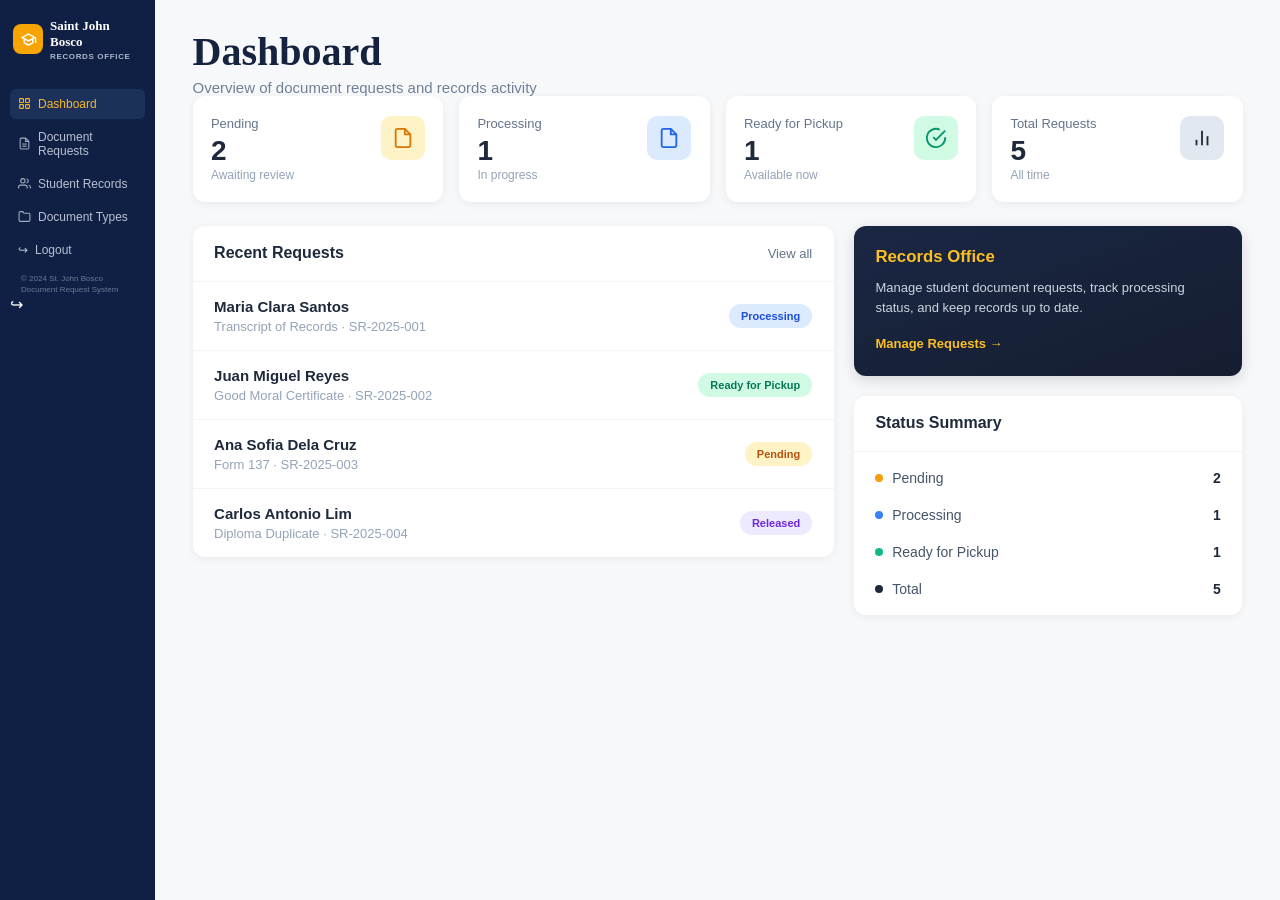
<file: dashboard.html>
<!DOCTYPE html>
<html lang="en">
<head>
  <meta charset="UTF-8">
  <meta name="viewport" content="width=device-width, initial-scale=1.0">
  <title>Dashboard — Saint John Bosco</title>
  <link rel="stylesheet" href="dashboard.css">
</head>
<body class="dashboard-body">
  <aside class="sidebar">
    <a href="dashboard.html" class="sidebar-brand" aria-label="Saint John Bosco home">
      <span class="sidebar-brand__icon">
        <svg viewBox="0 0 24 24" fill="currentColor" aria-hidden="true">
          <path d="M12 3L1 9l4 2.18v6L12 21l7-3.82v-6l2-1.09V17h2V9L12 3zm6.82 6L12 12.72 5.18 9 12 5.28 18.82 9zM17 15.99l-5 2.73-5-2.73v-3.36L12 15l5-2.37v3.36z"/>
        </svg>
      </span>
      <span>
        <span class="sidebar-brand__title">Saint John Bosco</span>
        <span class="sidebar-brand__subtitle">RECORDS OFFICE</span>
      </span>
    </a>

    <nav aria-label="Main navigation">
      <ul class="sidebar-nav">
        <li>
          <a class="sidebar-nav__link sidebar-nav__link--active" href="dashboard.html">
            <svg viewBox="0 0 24 24" fill="none" stroke="currentColor" stroke-width="2" aria-hidden="true">
              <rect x="3" y="3" width="7" height="7" rx="1"/><rect x="14" y="3" width="7" height="7" rx="1"/>
              <rect x="3" y="14" width="7" height="7" rx="1"/><rect x="14" y="14" width="7" height="7" rx="1"/>
            </svg>
            Dashboard
          </a>
        </li>
        <li>
          <a class="sidebar-nav__link" href="document-request.html">
            <svg viewBox="0 0 24 24" fill="none" stroke="currentColor" stroke-width="2" aria-hidden="true">
              <path d="M14 2H6a2 2 0 0 0-2 2v16a2 2 0 0 0 2 2h12a2 2 0 0 0 2-2V8z"/>
              <polyline points="14 2 14 8 20 8"/><line x1="16" y1="13" x2="8" y2="13"/><line x1="16" y1="17" x2="8" y2="17"/>
            </svg>
            Document Requests
          </a>
        </li>
        <li>
          <a class="sidebar-nav__link" href="student-records.html">
            <svg viewBox="0 0 24 24" fill="none" stroke="currentColor" stroke-width="2" aria-hidden="true">
              <path d="M17 21v-2a4 4 0 0 0-4-4H5a4 4 0 0 0-4 4v2"/><circle cx="9" cy="7" r="4"/>
              <path d="M23 21v-2a4 4 0 0 0-3-3.87"/><path d="M16 3.13a4 4 0 0 1 0 7.75"/>
            </svg>
            Student Records
          </a>
        </li>
        <li>
          <a class="sidebar-nav__link" href="document-types.html">
            <svg viewBox="0 0 24 24" fill="none" stroke="currentColor" stroke-width="2" aria-hidden="true">
              <path d="M22 19a2 2 0 0 1-2 2H4a2 2 0 0 1-2-2V5a2 2 0 0 1 2-2h5l2 3h9a2 2 0 0 1 2 2z"/>
            </svg>
            Document Types
          </a>
        </li>
        <li>
          <a class="sidebar-nav__link" href="logout.php">
            <span>↪</span>
            Logout
          </a>
        </li>
      </ul>
    </nav>

    <p class="sidebar-footer">© 2024 St. John Bosco Document Request System</p>
      <span>↪</span>
     
    </a>
  </aside>

  <div class="dashboard-shell">
    <main class="dashboard-main">
      <div class="dashboard-main__inner">
        <h1 class="dashboard-main__heading">Dashboard</h1>
        <p class="dashboard-main__lead">Overview of document requests and records activity</p>

        <div class="stat-cards">
          <article class="stat-card">
            <div>
              <p class="stat-card__label">Pending</p>
              <p class="stat-card__value">2</p>
              <p class="stat-card__hint">Awaiting review</p>
            </div>
            <span class="stat-card__icon stat-card__icon--pending" aria-hidden="true">
              <svg viewBox="0 0 24 24" fill="none" stroke="currentColor" stroke-width="2">
                <path d="M14 2H6a2 2 0 0 0-2 2v16a2 2 0 0 0 2 2h12a2 2 0 0 0 2-2V8z"/><polyline points="14 2 14 8 20 8"/>
              </svg>
            </span>
          </article>
          <article class="stat-card">
            <div>
              <p class="stat-card__label">Processing</p>
              <p class="stat-card__value">1</p>
              <p class="stat-card__hint">In progress</p>
            </div>
            <span class="stat-card__icon stat-card__icon--processing" aria-hidden="true">
              <svg viewBox="0 0 24 24" fill="none" stroke="currentColor" stroke-width="2">
                <path d="M14 2H6a2 2 0 0 0-2 2v16a2 2 0 0 0 2 2h12a2 2 0 0 0 2-2V8z"/><polyline points="14 2 14 8 20 8"/>
              </svg>
            </span>
          </article>
          <article class="stat-card">
            <div>
              <p class="stat-card__label">Ready for Pickup</p>
              <p class="stat-card__value">1</p>
              <p class="stat-card__hint">Available now</p>
            </div>
            <span class="stat-card__icon stat-card__icon--ready" aria-hidden="true">
              <svg viewBox="0 0 24 24" fill="none" stroke="currentColor" stroke-width="2">
                <path d="M22 11.08V12a10 10 0 1 1-5.93-9.14"/><polyline points="22 4 12 14.01 9 11.01"/>
              </svg>
            </span>
          </article>
          <article class="stat-card">
            <div>
              <p class="stat-card__label">Total Requests</p>
              <p class="stat-card__value">5</p>
              <p class="stat-card__hint">All time</p>
            </div>
            <span class="stat-card__icon stat-card__icon--total" aria-hidden="true">
              <svg viewBox="0 0 24 24" fill="none" stroke="currentColor" stroke-width="2">
                <line x1="18" y1="20" x2="18" y2="10"/><line x1="12" y1="20" x2="12" y2="4"/><line x1="6" y1="20" x2="6" y2="14"/>
              </svg>
            </span>
          </article>
        </div>

        <div class="dashboard-grid">
          <section class="card" aria-labelledby="recent-heading">
            <div class="card__header">
              <h2 id="recent-heading" class="card__title">Recent Requests</h2>
              <a class="card__link" href="document-request.html">View all</a>
            </div>
            <ul class="request-list">
              <li class="request-list__item">
                <div>
                  <p class="request-list__name">Maria Clara Santos</p>
                  <p class="request-list__meta">Transcript of Records · SR-2025-001</p>
                </div>
                <span class="badge badge--processing">Processing</span>
              </li>
              <li class="request-list__item">
                <div>
                  <p class="request-list__name">Juan Miguel Reyes</p>
                  <p class="request-list__meta">Good Moral Certificate · SR-2025-002</p>
                </div>
                <span class="badge badge--ready">Ready for Pickup</span>
              </li>
              <li class="request-list__item">
                <div>
                  <p class="request-list__name">Ana Sofia Dela Cruz</p>
                  <p class="request-list__meta">Form 137 · SR-2025-003</p>
                </div>
                <span class="badge badge--pending">Pending</span>
              </li>
              <li class="request-list__item">
                <div>
                  <p class="request-list__name">Carlos Antonio Lim</p>
                  <p class="request-list__meta">Diploma Duplicate · SR-2025-004</p>
                </div>
                <span class="badge badge--released">Released</span>
              </li>
            </ul>
          </section>

          <div class="dashboard-aside">
            <section class="cta-card" aria-labelledby="records-heading">
              <h2 id="records-heading" class="cta-card__title">Records Office</h2>
              <p class="cta-card__text">Manage student document requests, track processing status, and keep records up to date.</p>
              <a class="cta-card__link" href="document-request.html">Manage Requests →</a>
            </section>

            <section class="card" aria-labelledby="summary-heading">
              <div class="card__header">
                <h2 id="summary-heading" class="card__title">Status Summary</h2>
              </div>
              <ul class="summary-list">
                <li class="summary-list__item">
                  <span class="summary-list__left">
                    <span class="summary-dot summary-dot--pending" aria-hidden="true"></span>
                    Pending
                  </span>
                  <span class="summary-list__count">2</span>
                </li>
                <li class="summary-list__item">
                  <span class="summary-list__left">
                    <span class="summary-dot summary-dot--processing" aria-hidden="true"></span>
                    Processing
                  </span>
                  <span class="summary-list__count">1</span>
                </li>
                <li class="summary-list__item">
                  <span class="summary-list__left">
                    <span class="summary-dot summary-dot--ready" aria-hidden="true"></span>
                    Ready for Pickup
                  </span>
                  <span class="summary-list__count">1</span>
                </li>
                <li class="summary-list__item">
                  <span class="summary-list__left">
                    <span class="summary-dot summary-dot--total" aria-hidden="true"></span>
                    Total
                  </span>
                  <span class="summary-list__count">5</span>
                </li>
              </ul>
            </section>
          </div>
        </div>
      </div>
    </main>
  </div>
</body>
</html>
</file>
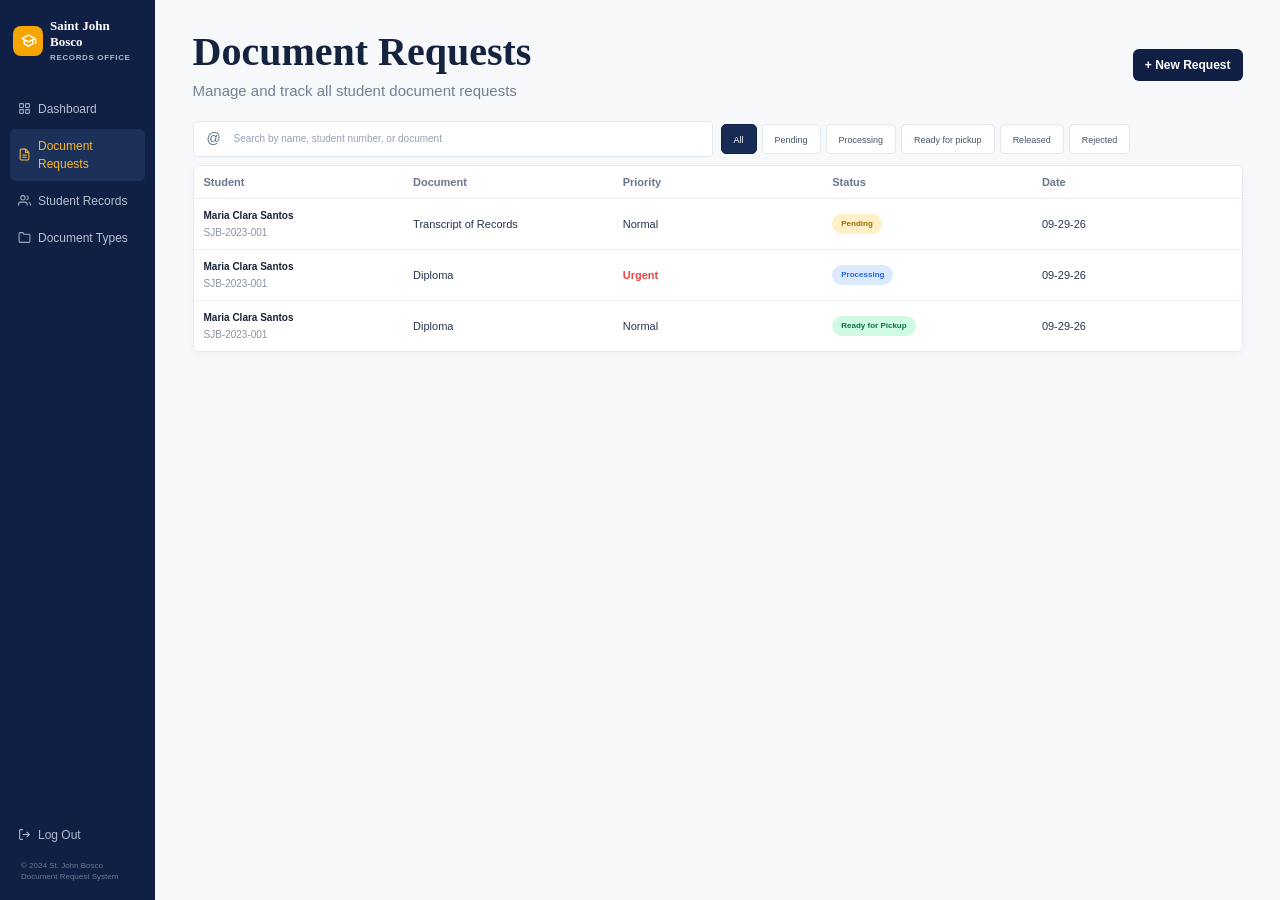
<file: document-request.html>
<!DOCTYPE html>
<html lang="en">
<head>
  <meta charset="UTF-8">
  <meta name="viewport" content="width=device-width, initial-scale=1.0">

  <title>Document Requests — Saint John Bosco</title>

  <!-- Bootstrap -->
  <link
    href="https://cdn.jsdelivr.net/npm/bootstrap@5.3.8/dist/css/bootstrap.min.css"
    rel="stylesheet"
  >

  <!-- Custom Dashboard CSS -->
  <link rel="stylesheet" href="dashboard.css">
</head>

<body class="dashboard-body">

  <!-- ================= SIDEBAR ================= -->

  <aside class="sidebar">

    <a href="dashboard.html" class="sidebar-brand">

      <span class="sidebar-brand__icon">
        <svg viewBox="0 0 24 24" fill="currentColor">
          <path d="M12 3L1 9l4 2.18v6L12 21l7-3.82v-6l2-1.09V17h2V9L12 3zm6.82 6L12 12.72 5.18 9 12 5.28 18.82 9zM17 15.99l-5 2.73-5-2.73v-3.36L12 15l5-2.37v3.36z"/>
        </svg>
      </span>

      <span>
        <span class="sidebar-brand__title">
          Saint John Bosco
        </span>

        <span class="sidebar-brand__subtitle">
          RECORDS OFFICE
        </span>
      </span>

    </a>


    <nav>

      <ul class="sidebar-nav">

        <!-- Dashboard -->

        <li>
          <a class="sidebar-nav__link" href="dashboard.html">

            <svg viewBox="0 0 24 24"
                 fill="none"
                 stroke="currentColor"
                 stroke-width="2">

              <rect x="3" y="3" width="7" height="7" rx="1"/>
              <rect x="14" y="3" width="7" height="7" rx="1"/>
              <rect x="3" y="14" width="7" height="7" rx="1"/>
              <rect x="14" y="14" width="7" height="7" rx="1"/>

            </svg>

            Dashboard

          </a>
        </li>


        <!-- Document Requests -->

        <li>
          <a
            class="sidebar-nav__link sidebar-nav__link--active"
            href="document-request.html"
          >

            <svg viewBox="0 0 24 24"
                 fill="none"
                 stroke="currentColor"
                 stroke-width="2">

              <path d="M14 2H6a2 2 0 0 0-2 2v16a2 2 0 0 0 2 2h12a2 2 0 0 0 2-2V8z"/>

              <polyline points="14 2 14 8 20 8"/>

              <line x1="16" y1="13" x2="8" y2="13"/>
              <line x1="16" y1="17" x2="8" y2="17"/>

            </svg>

            Document Requests

          </a>
        </li>


        <!-- Student Records -->

        <li>
          <a class="sidebar-nav__link" href="student-records.html">

            <svg viewBox="0 0 24 24"
                 fill="none"
                 stroke="currentColor"
                 stroke-width="2">

              <path d="M17 21v-2a4 4 0 0 0-4-4H5a4 4 0 0 0-4 4v2"/>

              <circle cx="9" cy="7" r="4"/>

              <path d="M23 21v-2a4 4 0 0 0-3-3.87"/>
              <path d="M16 3.13a4 4 0 0 1 0 7.75"/>

            </svg>

            Student Records

          </a>
        </li>


        <!-- Document Types -->

        <li>
          <a class="sidebar-nav__link" href="document-types.html">

            <svg viewBox="0 0 24 24"
                 fill="none"
                 stroke="currentColor"
                 stroke-width="2">

              <path d="M22 19a2 2 0 0 1-2 2H4a2 2 0 0 1-2-2V5a2 2 0 0 1 2-2h5l2 3h9a2 2 0 0 1 2 2z"/>

            </svg>

            Document Types

          </a>
        </li>

      </ul>

    </nav>


    <!-- Logout -->

    <a href="index.html" class="sidebar-logout">

      <svg viewBox="0 0 24 24"
           fill="none"
           stroke="currentColor"
           stroke-width="2">

        <path d="M9 21H5a2 2 0 0 1-2-2V5a2 2 0 0 1 2-2h4"/>

        <polyline points="16 17 21 12 16 7"/>
        <line x1="21" y1="12" x2="9" y2="12"/>

      </svg>

      Log Out

    </a>


    <p class="sidebar-footer">
      © 2024 St. John Bosco Document Request System
    </p>

  </aside>


  <!-- ================= MAIN ================= -->

  <div class="dashboard-shell">

    <main class="dashboard-main">

      <div class="dashboard-main__inner">


        <!-- HEADER -->

        <div class="request-page-header">

          <div>

            <h1 class="dashboard-main__heading">
              Document Requests
            </h1>

            <p class="dashboard-main__lead">
              Manage and track all student document requests
            </p>

          </div>


          <button
            type="button"
            class="btn btn-primary new-request-btn"
          >

            + New Request

          </button>

        </div>


        <!-- SEARCH + FILTER -->

        <div class="request-toolbar">

          <div class="search-box">

            <span class="search-icon">
              @
            </span>

            <input
              type="text"
              placeholder="Search by name, student number, or document"
            >

          </div>


          <div class="filter-buttons">

            <button class="filter-btn active">
              All
            </button>

            <button class="filter-btn">
              Pending
            </button>

            <button class="filter-btn">
              Processing
            </button>

            <button class="filter-btn">
              Ready for pickup
            </button>

            <button class="filter-btn">
              Released
            </button>

            <button class="filter-btn">
              Rejected
            </button>

          </div>

        </div>


        <!-- REQUEST TABLE -->

        <div class="request-table-card">

          <div class="table-responsive">

            <table class="table request-table">

              <thead>

                <tr>

                  <th>Student</th>

                  <th>Document</th>

                  <th>Priority</th>

                  <th>Status</th>

                  <th>Date</th>

                </tr>

              </thead>


              <tbody>


                <!-- REQUEST 1 -->

                <tr>

                  <td>

                    <strong>
                      Maria Clara Santos
                    </strong>

                    <span class="student-number">
                      SJB-2023-001
                    </span>

                  </td>


                  <td>
                    Transcript of Records
                  </td>


                  <td>
                    Normal
                  </td>


                  <td>

                    <span class="status-badge status-pending">
                      Pending
                    </span>

                  </td>


                  <td>
                    09-29-26
                  </td>

                </tr>


                <!-- REQUEST 2 -->

                <tr>

                  <td>

                    <strong>
                      Maria Clara Santos
                    </strong>

                    <span class="student-number">
                      SJB-2023-001
                    </span>

                  </td>


                  <td>
                    Diploma
                  </td>


                  <td class="urgent">
                    Urgent
                  </td>


                  <td>

                    <span class="status-badge status-processing">
                      Processing
                    </span>

                  </td>


                  <td>
                    09-29-26
                  </td>

                </tr>


                <!-- REQUEST 3 -->

                <tr>

                  <td>

                    <strong>
                      Maria Clara Santos
                    </strong>

                    <span class="student-number">
                      SJB-2023-001
                    </span>

                  </td>


                  <td>
                    Diploma
                  </td>


                  <td>
                    Normal
                  </td>


                  <td>

                    <span class="status-badge status-ready">
                      Ready for Pickup
                    </span>

                  </td>


                  <td>
                    09-29-26
                  </td>

                </tr>


              </tbody>

            </table>

          </div>

        </div>


      </div>

    </main>

  </div>


  <script
    src="https://cdn.jsdelivr.net/npm/bootstrap@5.3.8/dist/js/bootstrap.bundle.min.js">
  </script>

</body>
</html>
</file>
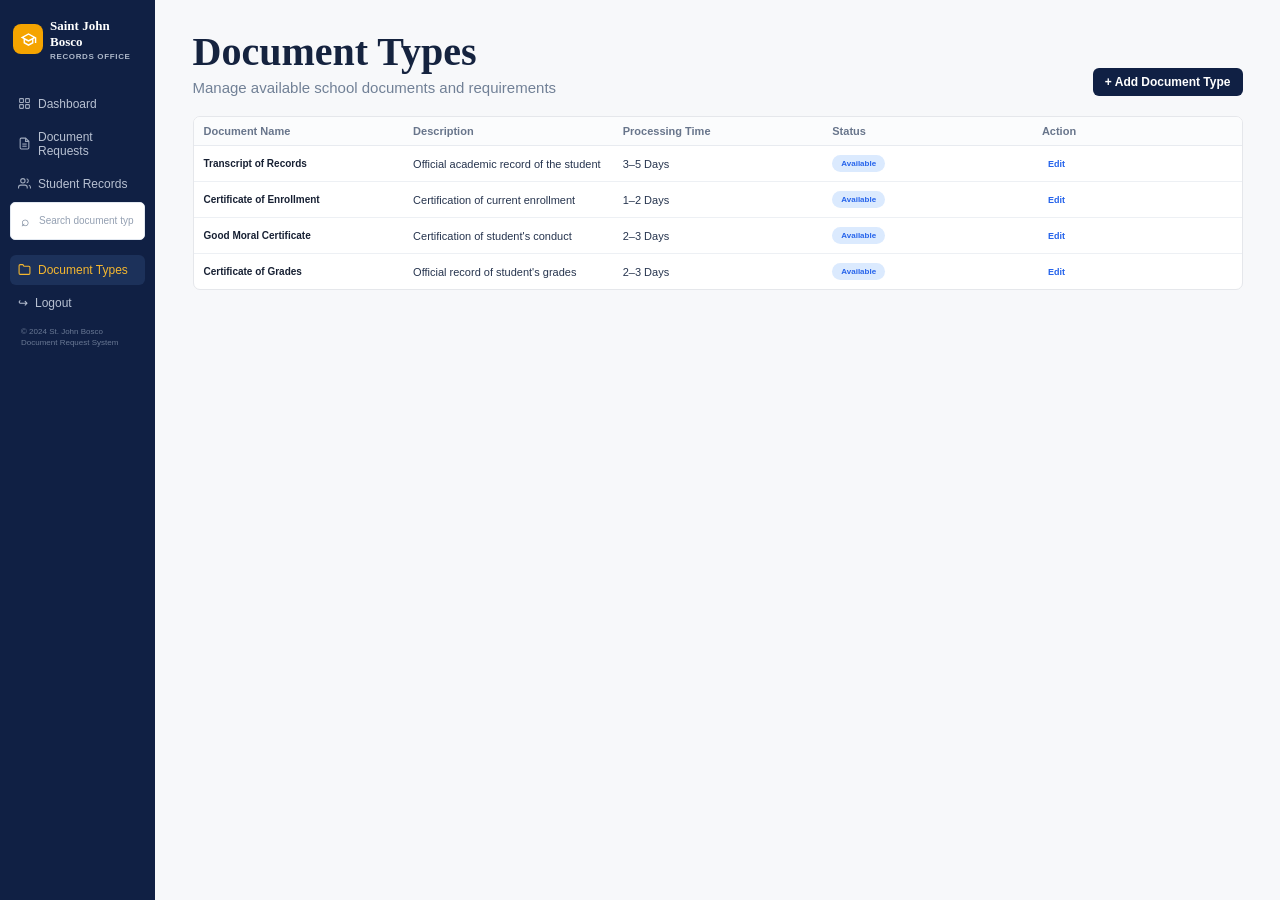
<file: document-types.html>
<!DOCTYPE html>
<html lang="en">
<head>
  <meta charset="UTF-8">
  <meta name="viewport" content="width=device-width, initial-scale=1.0">

  <title>Document Types — Saint John Bosco</title>

  <link rel="stylesheet" href="dashboard.css">
</head>

<body class="dashboard-body">

  <!-- SIDEBAR -->
  <aside class="sidebar">

    <a href="dashboard.html" class="sidebar-brand" aria-label="Saint John Bosco home">

      <span class="sidebar-brand__icon">
        <svg viewBox="0 0 24 24" fill="currentColor">
          <path d="M12 3L1 9l4 2.18v6L12 21l7-3.82v-6l2-1.09V17h2V9L12 3zm6.82 6L12 12.72 5.18 9 12 5.28 18.82 9zM17 15.99l-5 2.73-5-2.73v-3.36L12 15l5-2.37v3.36z"/>
        </svg>
      </span>

      <span>
        <span class="sidebar-brand__title">Saint John Bosco</span>
        <span class="sidebar-brand__subtitle">RECORDS OFFICE</span>
      </span>

    </a>


    <!-- NAVIGATION -->
    <nav aria-label="Main navigation">

      <ul class="sidebar-nav">

        <!-- Dashboard -->
        <li>
          <a class="sidebar-nav__link" href="dashboard.html">

            <svg viewBox="0 0 24 24"
                 fill="none"
                 stroke="currentColor"
                 stroke-width="2">

              <rect x="3" y="3" width="7" height="7" rx="1"/>
              <rect x="14" y="3" width="7" height="7" rx="1"/>
              <rect x="3" y="14" width="7" height="7" rx="1"/>
              <rect x="14" y="14" width="7" height="7" rx="1"/>

            </svg>

            Dashboard
          </a>
        </li>


        <!-- Document Requests -->
        <li>
          <a class="sidebar-nav__link" href="document-request.html">

            <svg viewBox="0 0 24 24"
                 fill="none"
                 stroke="currentColor"
                 stroke-width="2">

              <path d="M14 2H6a2 2 0 0 0-2 2v16a2 2 0 0 0 2 2h12a2 2 0 0 0 2-2V8z"/>
              <polyline points="14 2 14 8 20 8"/>
              <line x1="16" y1="13" x2="8" y2="13"/>
              <line x1="16" y1="17" x2="8" y2="17"/>

            </svg>

            Document Requests
          </a>
        </li>


        <!-- Student Records -->
        <li>
          <a class="sidebar-nav__link" href="student-records.html">

            <svg viewBox="0 0 24 24"
                 fill="none"
                 stroke="currentColor"
                 stroke-width="2">

              <path d="M17 21v-2a4 4 0 0 0-4-4H5a4 4 0 0 0-4 4v2"/>
              <circle cx="9" cy="7" r="4"/>
              <path d="M23 21v-2a4 4 0 0 0-3-3.87"/>
              <path d="M16 3.13a4 4 0 0 1 0 7.75"/>

            </svg>

            Student Records
          </a>
        </li>


        <!-- Document Types -->
       
        <div class="records-toolbar">

          <div class="search-box">
        
            <span>⌕</span>
        
            <input
              type="text"
              id="documentSearch"
              placeholder="Search document type..."
              onkeyup="searchDocuments()"
            >
        
          </div>
        
        </div>
         <li>
          <a class="sidebar-nav__link sidebar-nav__link--active"
             href="document-types.html">

            <svg viewBox="0 0 24 24"
                 fill="none"
                 stroke="currentColor"
                 stroke-width="2">

              <path d="M22 19a2 2 0 0 1-2 2H4a2 2 0 0 1-2-2V5a2 2 0 0 1 2-2h5l2 3h9a2 2 0 0 1 2 2z"/>

            </svg>

            Document Types
          </a>
        </li>


        <!-- Logout -->
        <li>
          <a class="sidebar-nav__link" href="logout.php">

            <span>↪</span>

            Logout
          </a>
        </li>

      </ul>

    </nav>


    <!-- FOOTER -->
    <p class="sidebar-footer">
      © 2024 St. John Bosco Document Request System
    </p>

  </aside>


  <!-- MAIN CONTENT -->
  <div class="dashboard-shell">

    <main class="dashboard-main">

      <div class="dashboard-main__inner">

        <!-- PAGE HEADER -->
        <div class="page-header">

          <div>

            <h1 class="dashboard-main__heading">
              Document Types
            </h1>

            <p class="dashboard-main__lead">
              Manage available school documents and requirements
            </p>

          </div>

          <button class="new-request-btn" onclick="openAddDocument()">
            + Add Document Type
          </button>

        </div>


        <section class="records-table-card">

          <table class="request-table">

            <thead>

              <tr>
                <th>Document Name</th>
                <th>Description</th>
                <th>Processing Time</th>
                <th>Status</th>
                <th>Action</th>
              </tr>

            </thead>


            <tbody>

              <tr>

                <td>
                  <strong>Transcript of Records</strong>
                </td>

                <td>
                  Official academic record of the student
                </td>

                <td>
                  3–5 Days
                </td>

                <td>
                  <span class="status-badge status-active">
                    Available
                  </span>
                </td>

                <td>
                  <button class="view-btn">
                    Edit
                  </button>
                </td>

              </tr>


              <tr>

                <td>
                  <strong>Certificate of Enrollment</strong>
                </td>

                <td>
                  Certification of current enrollment
                </td>

                <td>
                  1–2 Days
                </td>

                <td>
                  <span class="status-badge status-active">
                    Available
                  </span>
                </td>

                <td>
                  <button class="view-btn">
                    Edit
                  </button>
                </td>

              </tr>


              <tr>

                <td>
                  <strong>Good Moral Certificate</strong>
                </td>

                <td>
                  Certification of student's conduct
                </td>

                <td>
                  2–3 Days
                </td>

                <td>
                  <span class="status-badge status-active">
                    Available
                  </span>
                </td>

                <td>
                  <button class="view-btn">
                    Edit
                  </button>
                </td>

              </tr>


              <tr>

                <td>
                  <strong>Certificate of Grades</strong>
                </td>

                <td>
                  Official record of student's grades
                </td>

                <td>
                  2–3 Days
                </td>

                <td>
                  <span class="status-badge status-active">
                    Available
                  </span>
                </td>

                <td>
                  <button class="view-btn">
                    Edit
                  </button>
                </td>

              </tr>


            </tbody>

          </table>

        </section>
        

      </div>

      <script>
        function openAddDocument() {
          alert("Add Document Type button is working!");
        }
        </script>

    </main>

  </div>

</body>
</html>
</file>
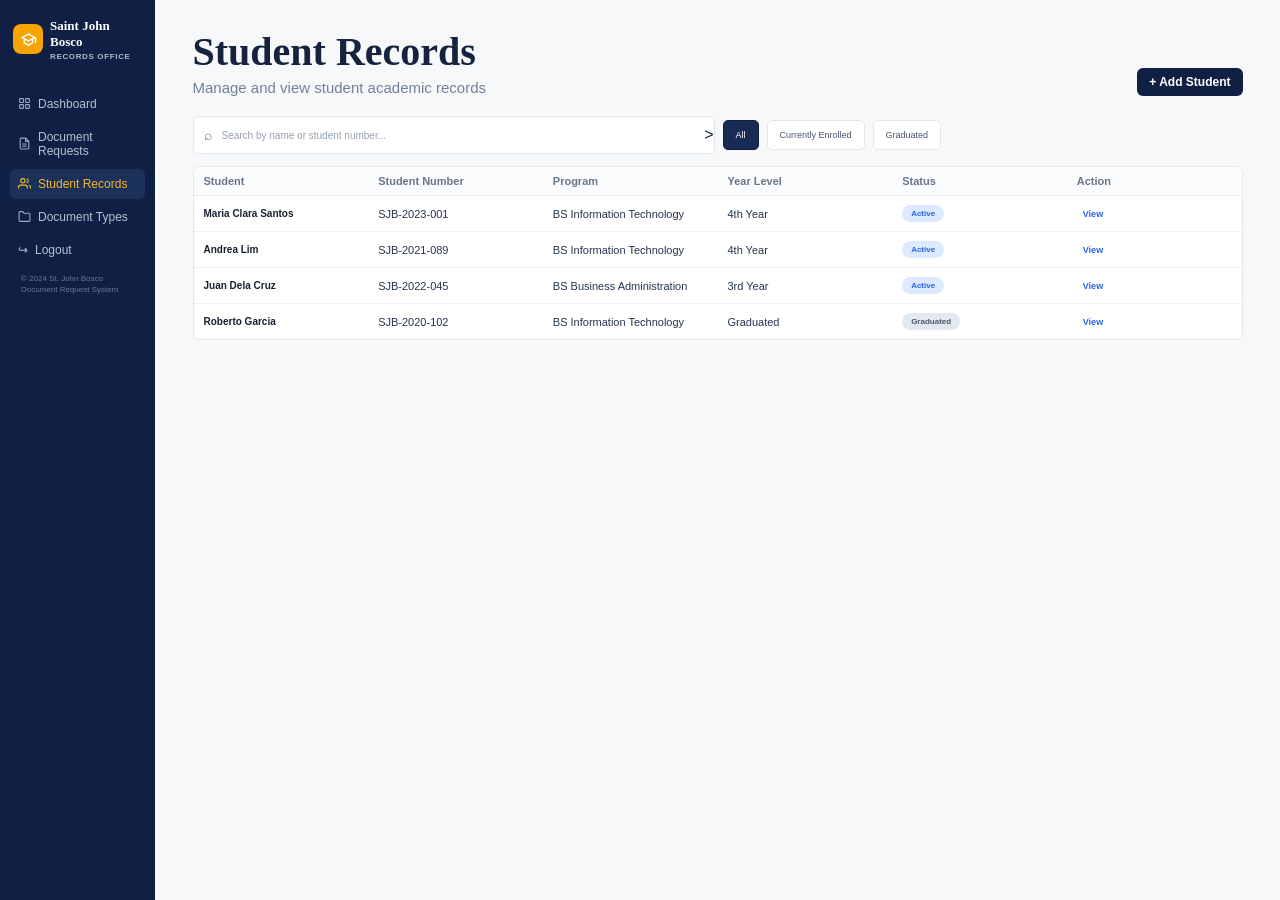
<file: student-records.html>
<!DOCTYPE html>
<html lang="en">
<head>
  <meta charset="UTF-8">
  <meta name="viewport" content="width=device-width, initial-scale=1.0">

  <title>Student Records — Saint John Bosco</title>

  <link rel="stylesheet" href="dashboard.css">
</head>

<body class="dashboard-body">


  <aside class="sidebar">

    <a href="dashboard.html" class="sidebar-brand" aria-label="Saint John Bosco home">

      <span class="sidebar-brand__icon">
        <svg viewBox="0 0 24 24" fill="currentColor" aria-hidden="true">
          <path d="M12 3L1 9l4 2.18v6L12 21l7-3.82v-6l2-1.09V17h2V9L12 3zm6.82 6L12 12.72 5.18 9 12 5.28 18.82 9zM17 15.99l-5 2.73-5-2.73v-3.36L12 15l5-2.37v3.36z"/>
        </svg>
      </span>

      <span>
        <span class="sidebar-brand__title">Saint John Bosco</span>
        <span class="sidebar-brand__subtitle">RECORDS OFFICE</span>
      </span>

    </a>


    
    <nav aria-label="Main navigation">

      <ul class="sidebar-nav">

        <!-- Dashboard -->
        <li>
          <a class="sidebar-nav__link" href="dashboard.html">

            <svg viewBox="0 0 24 24"
                 fill="none"
                 stroke="currentColor"
                 stroke-width="2"
                 aria-hidden="true">

              <rect x="3" y="3" width="7" height="7" rx="1"/>
              <rect x="14" y="3" width="7" height="7" rx="1"/>
              <rect x="3" y="14" width="7" height="7" rx="1"/>
              <rect x="14" y="14" width="7" height="7" rx="1"/>

            </svg>

            Dashboard
          </a>
        </li>


   
        <li>
          <a class="sidebar-nav__link" href="document-request.html">

            <svg viewBox="0 0 24 24"
                 fill="none"
                 stroke="currentColor"
                 stroke-width="2"
                 aria-hidden="true">

              <path d="M14 2H6a2 2 0 0 0-2 2v16a2 2 0 0 0 2 2h12a2 2 0 0 0 2-2V8z"/>
              <polyline points="14 2 14 8 20 8"/>
              <line x1="16" y1="13" x2="8" y2="13"/>
              <line x1="16" y1="17" x2="8" y2="17"/>

            </svg>

            Document Requests
          </a>
        </li>


        <!-- Student Records -->
        <li>
          <a class="sidebar-nav__link sidebar-nav__link--active"
             href="student-records.html">

            <svg viewBox="0 0 24 24"
                 fill="none"
                 stroke="currentColor"
                 stroke-width="2"
                 aria-hidden="true">

              <path d="M17 21v-2a4 4 0 0 0-4-4H5a4 4 0 0 0-4 4v2"/>
              <circle cx="9" cy="7" r="4"/>
              <path d="M23 21v-2a4 4 0 0 0-3-3.87"/>
              <path d="M16 3.13a4 4 0 0 1 0 7.75"/>

            </svg>

            Student Records
          </a>
        </li>


        
        <li>
          <a class="sidebar-nav__link" href="document-types.html">

            <svg viewBox="0 0 24 24"
                 fill="none"
                 stroke="currentColor"
                 stroke-width="2"
                 aria-hidden="true">

              <path d="M22 19a2 2 0 0 1-2 2H4a2 2 0 0 1-2-2V5a2 2 0 0 1 2-2h5l2 3h9a2 2 0 0 1 2 2z"/>

            </svg>

            Document Types
          </a>
        </li>


        <!-- Logout -->
        <li>
          <a class="sidebar-nav__link" href="logout.php">

            <span>↪</span>

            Logout
          </a>
        </li>

      </ul>

    </nav>


    
    <p class="sidebar-footer">
      © 2024 St. John Bosco Document Request System
    </p>

  </aside>



  <div class="dashboard-shell">

    <main class="dashboard-main">

      <div class="dashboard-main__inner">


       
        <div class="page-header">

          <div>

            <h1 class="dashboard-main__heading">
              Student Records
            </h1>

            <p class="dashboard-main__lead">
              Manage and view student academic records
            </p>

          </div>


          <button class="new-request-btn" onclick="openAddStudent()">
            + Add Student
          </button>

        </div>


       
        <div class="records-toolbar">

          <div class="search-box">

            <span>⌕</span>

            <input
            type="text"
            id="studentSearch"
            placeholder="Search by name or student number..."
            onkeyup="searchStudents()"
          >
            >

          </div>


          <button class="filter-btn active" onclick="filterStudents('all', this)">
            All
          </button>
          
          <button class="filter-btn" onclick="filterStudents('active', this)">
            Currently Enrolled
          </button>
          
          <button class="filter-btn" onclick="filterStudents('graduated', this)">
            Graduated
          </button>

        </div>


       
        <div id="addStudentForm" class="add-student-form" style="display: none;">

            <h2>Add Student</h2>
          
            <form onsubmit="addStudent(event)">
          
              <div class="form-group">
                <label>Student Name</label>
                <input type="text" id="studentName" required>
              </div>
          
              <div class="form-group">
                <label>Student Number</label>
                <input type="text" id="studentNumber" required>
              </div>
          
              <div class="form-group">
                <label>Program</label>
                <input type="text" id="studentProgram" required>
              </div>
          
              <div class="form-group">
                <label>Year Level</label>
                <select id="studentYear" required>
                  <option value="">Select Year Level</option>
                  <option>1st Year</option>
                  <option>2nd Year</option>
                  <option>3rd Year</option>
                  <option>4th Year</option>
                </select>
              </div>
          
              <div class="form-group">
                <label>Status</label>
                <select id="studentStatus" required>
                  <option value="Active">Active</option>
                  <option value="Graduated">Graduated</option>
                </select>
              </div>
          
              <button type="submit" class="request-button">
                Add Student
              </button>
          
            </form>
          
          </div>
        <section class="records-table-card">

          <table class="request-table">

            <thead>

              <tr>

                <th>Student</th>
                <th>Student Number</th>
                <th>Program</th>
                <th>Year Level</th>
                <th>Status</th>
                <th>Action</th>

              </tr>

            </thead>


            <tbody>

              <tr>

                <td>
                  <strong>Maria Clara Santos</strong>
                </td>

                <td>
                  SJB-2023-001
                </td>

                <td>
                  BS Information Technology
                </td>

                <td>
                  4th Year
                </td>

                <td>
                  <span class="status-badge status-active">
                    Active
                  </span>
                </td>

                <td>
                  <button class="view-btn">
                    View
                  </button>
                </td>

              </tr>


              <tr>

                <td>
                  <strong>Andrea Lim</strong>
                </td>

                <td>
                  SJB-2021-089
                </td>

                <td>
                  BS Information Technology
                </td>

                <td>
                  4th Year
                </td>

                <td>
                  <span class="status-badge status-active">
                    Active
                  </span>
                </td>

                <td>
                  <button class="view-btn">
                    View
                  </button>
                </td>

              </tr>


              <tr>

                <td>
                  <strong>Juan Dela Cruz</strong>
                </td>

                <td>
                  SJB-2022-045
                </td>

                <td>
                  BS Business Administration
                </td>

                <td>
                  3rd Year
                </td>

                <td>
                  <span class="status-badge status-active">
                    Active
                  </span>
                </td>

                <td>
                  <button class="view-btn">
                    View
                  </button>
                </td>

              </tr>


              <tr>

                <td>
                  <strong>Roberto Garcia</strong>
                </td>

                <td>
                  SJB-2020-102
                </td>

                <td>
                  BS Information Technology
                </td>

                <td>
                  Graduated
                </td>

                <td>
                  <span class="status-badge status-graduated">
                    Graduated
                  </span>
                </td>

                <td>
                  <button class="view-btn">
                    View
                  </button>
                </td>

              </tr>

            </tbody>

          </table>

        </section>

      </div>

    </main>

  </div>

</body>
<script>

    function openAddStudent() {
    
      const form = document.getElementById("addStudentForm");
    
      if (form.style.display === "none") {
        form.style.display = "block";
      } else {
        form.style.display = "none";
      }
    
    }
    
    
    function addStudent(event) {
    
      event.preventDefault();
    
      const name = document.getElementById("studentName").value;
      const number = document.getElementById("studentNumber").value;
      const program = document.getElementById("studentProgram").value;
      const year = document.getElementById("studentYear").value;
      const status = document.getElementById("studentStatus").value;
    
      const table = document.querySelector(".request-table tbody");
    
      const row = document.createElement("tr");
    
      const statusClass =
        status === "Active"
          ? "status-active"
          : "status-graduated";
    
      row.innerHTML = `
        <td><strong>${name}</strong></td>
        <td>${number}</td>
        <td>${program}</td>
        <td>${year}</td>
        <td>
          <span class="status-badge ${statusClass}">
            ${status}
          </span>
        </td>
        <td>
          <button class="view-btn">View</button>
        </td>
      `;
    
      table.appendChild(row);
    
      document.getElementById("addStudentForm").style.display = "none";
    
      document.querySelector("form").reset();
    
      alert("Student added successfully!");
    
    }
    
    </script>
<script>
    function filterStudents(status, button) {
    
      const rows = document.querySelectorAll(
        ".request-table tbody tr"
      );
    
      const buttons = document.querySelectorAll(".filter-btn");
    
      buttons.forEach(function(btn) {
        btn.classList.remove("active");
      });
    
      button.classList.add("active");
    
      rows.forEach(function(row) {
    
        const statusText = row
          .querySelector(".status-badge")
          .textContent
          .trim()
          .toLowerCase();
    
        if (status === "all") {
          row.style.display = "";
        }
        else if (status === "active" && statusText === "active") {
          row.style.display = "";
        }
        else if (status === "graduated" && statusText === "graduated") {
          row.style.display = "";
        }
        else {
          row.style.display = "none";
        }
    
      });
    }
    </script>
<script>
    function searchStudents() {
    
      const input = document.getElementById("studentSearch");
      const filter = input.value.toLowerCase();
    
      const rows = document.querySelectorAll(
        ".request-table tbody tr"
      );
    
      rows.forEach(function(row) {
    
        const text = row.textContent.toLowerCase();
    
        if (text.includes(filter)) {
          row.style.display = "";
        } else {
          row.style.display = "none";
        }
    
      });
    
    }
    </script>
</html>
</file>
<file: dashboard.css>
.visually-hidden {
  position: absolute;
  width: 1px;
  height: 1px;
  padding: 0;
  margin: -1px;
  overflow: hidden;
  clip: rect(0, 0, 0, 0);
  white-space: nowrap;
  border: 0;
}

.dashboard-body {
  margin: 0;
  min-height: 100vh;
  display: flex;
  font-family: system-ui, -apple-system, "Segoe UI", Roboto, Helvetica, Arial, sans-serif;
  background-color: #eef1f6;
  color: #1e293b;
}

.dashboard-shell {
  flex: 1;
  display: flex;
  flex-direction: column;
  min-width: 0;
  min-height: 100vh;
}

/* —— Sidebar —— */
.sidebar {
  width: 260px;
  flex-shrink: 0;
  display: flex;
  flex-direction: column;
  min-height: 100vh;
  padding: 1.35rem 1rem 1rem;
  background-color: #1a2030;
  position: sticky;
  top: 0;
  align-self: flex-start;
}

.sidebar-brand {
  display: flex;
  align-items: center;
  gap: 0.75rem;
  margin-bottom: 2rem;
  padding: 0 0.35rem;
  text-decoration: none;
  color: inherit;
}

.sidebar-brand__icon {
  display: flex;
  align-items: center;
  justify-content: center;
  width: 36px;
  height: 36px;
  flex-shrink: 0;
  background: linear-gradient(145deg, #f0a030 0%, #e08820 100%);
  border-radius: 8px;
  color: #ffffff;
}

.sidebar-brand__icon svg {
  width: 20px;
  height: 20px;
}

.sidebar-brand__title {
  display: block;
  font-size: 1.05rem;
  font-weight: 700;
  color: #ffffff;
  line-height: 1.25;
}

.sidebar-brand__subtitle {
  display: block;
  margin-top: 0.15rem;
  font-size: 0.625rem;
  font-weight: 600;
  letter-spacing: 0.1em;
  color: #8b95a8;
}

.sidebar-nav {
  display: flex;
  flex-direction: column;
  gap: 0.2rem;
  margin: 0;
  padding: 0;
  list-style: none;
  flex: 1;
}

.sidebar-nav__link {
  display: flex;
  align-items: center;
  gap: 0.65rem;
  padding: 0.7rem 0.85rem;
  font-size: 0.875rem;
  font-weight: 500;
  color: #9aa3b5;
  text-decoration: none;
  border-radius: 8px;
  transition: background-color 0.15s ease, color 0.15s ease;
}

.sidebar-nav__link svg {
  width: 16px;
  height: 16px;
  flex-shrink: 0;
  opacity: 0.85;
}

.sidebar-nav__link:hover {
  background-color: rgba(255, 255, 255, 0.06);
  color: #e2e8f0;
}

.sidebar-nav__link--active {
  background-color: rgba(255, 255, 255, 0.1);
  color: #ffffff;
}

.sidebar-nav__link--active svg {
  opacity: 1;
}

.sidebar-footer {
  margin: 2rem 0 0;
  padding: 0 0.5rem;
  font-size: 0.625rem;
  line-height: 1.45;
  color: #5c6578;
}

/* —— Main —— */
.dashboard-main {
  flex: 1;
  padding: 2rem 2.25rem 2.5rem;
  background-color: #eef1f6;
}

.dashboard-main__inner {
  width: 100%;
  max-width: 1180px;
  margin: 0 auto;
}

.dashboard-main__heading {
  margin: 0 0 0.25rem;
  font-size: 1.65rem;
  font-weight: 700;
  color: #1a2744;
}

.dashboard-main__lead {
  margin: 0 0 1.75rem;
  font-size: 0.9375rem;
  color: #64748b;
}

/* —— Stat cards —— */
.stat-cards {
  display: grid;
  grid-template-columns: repeat(4, 1fr);
  gap: 1rem;
  margin-bottom: 1.5rem;
}

.stat-card {
  display: flex;
  align-items: flex-start;
  justify-content: space-between;
  gap: 0.75rem;
  padding: 1.25rem 1.15rem;
  background: #ffffff;
  border-radius: 12px;
  box-shadow: 0 2px 8px rgba(15, 23, 42, 0.06);
}

.stat-card__label {
  margin: 0;
  font-size: 0.8125rem;
  font-weight: 500;
  color: #64748b;
}

.stat-card__value {
  margin: 0.35rem 0 0.2rem;
  font-size: 1.75rem;
  font-weight: 700;
  color: #1e293b;
  line-height: 1;
}

.stat-card__hint {
  margin: 0;
  font-size: 0.75rem;
  color: #94a3b8;
}

.stat-card__icon {
  display: flex;
  align-items: center;
  justify-content: center;
  width: 44px;
  height: 44px;
  flex-shrink: 0;
  border-radius: 10px;
}

.stat-card__icon svg {
  width: 22px;
  height: 22px;
}

.stat-card__icon--pending {
  background-color: #fef3c7;
  color: #d97706;
}

.stat-card__icon--processing {
  background-color: #dbeafe;
  color: #2563eb;
}

.stat-card__icon--ready {
  background-color: #d1fae5;
  color: #059669;
}

.stat-card__icon--total {
  background-color: #e2e8f0;
  color: #1e293b;
}

/* —— Two-column dashboard —— */
.dashboard-grid {
  display: grid;
  grid-template-columns: 1.65fr 1fr;
  gap: 1.25rem;
  align-items: start;
}

.card {
  background: #ffffff;
  border-radius: 12px;
  box-shadow: 0 2px 8px rgba(15, 23, 42, 0.06);
}

.card__header {
  display: flex;
  align-items: center;
  justify-content: space-between;
  padding: 1.15rem 1.35rem;
  border-bottom: 1px solid #f1f5f9;
}

.card__title {
  margin: 0;
  font-size: 1rem;
  font-weight: 600;
  color: #1e293b;
}

.card__link {
  font-size: 0.8125rem;
  font-weight: 500;
  color: #64748b;
  text-decoration: none;
}

.card__link:hover {
  color: #2563eb;
}

.request-list {
  margin: 0;
  padding: 0;
  list-style: none;
}

.request-list__item {
  display: flex;
  align-items: center;
  justify-content: space-between;
  gap: 1rem;
  padding: 1rem 1.35rem;
  border-bottom: 1px solid #f1f5f9;
}

.request-list__item:last-child {
  border-bottom: none;
}

.request-list__name {
  margin: 0;
  font-size: 0.9375rem;
  font-weight: 600;
  color: #1e293b;
}

.request-list__meta {
  margin: 0.25rem 0 0;
  font-size: 0.8125rem;
  color: #94a3b8;
}

.badge {
  flex-shrink: 0;
  padding: 0.3rem 0.65rem;
  font-size: 0.6875rem;
  font-weight: 600;
  border-radius: 999px;
  white-space: nowrap;
}

.badge--pending {
  background-color: #fef3c7;
  color: #b45309;
}

.badge--processing {
  background-color: #dbeafe;
  color: #1d4ed8;
}

.badge--ready {
  background-color: #d1fae5;
  color: #047857;
}

.badge--released {
  background-color: #ede9fe;
  color: #6d28d9;
}

.dashboard-aside {
  display: flex;
  flex-direction: column;
  gap: 1.25rem;
}

.cta-card {
  padding: 1.35rem 1.35rem 1.5rem;
  background: linear-gradient(160deg, #1a2744 0%, #151d30 100%);
  border-radius: 12px;
  box-shadow: 0 4px 14px rgba(15, 23, 42, 0.15);
}

.cta-card__title {
  margin: 0 0 0.65rem;
  font-size: 1.05rem;
  font-weight: 700;
  color: #fbbf24;
}

.cta-card__text {
  margin: 0 0 1rem;
  font-size: 0.8125rem;
  line-height: 1.55;
  color: #cbd5e1;
}

.cta-card__link {
  font-size: 0.8125rem;
  font-weight: 600;
  color: #fbbf24;
  text-decoration: none;
}

.cta-card__link:hover {
  text-decoration: underline;
}

.summary-list {
  margin: 0;
  padding: 0.5rem 0;
  list-style: none;
}

.summary-list__item {
  display: flex;
  align-items: center;
  justify-content: space-between;
  padding: 0.65rem 1.35rem;
  font-size: 0.875rem;
  color: #475569;
}

.summary-list__left {
  display: flex;
  align-items: center;
  gap: 0.55rem;
}

.summary-dot {
  width: 8px;
  height: 8px;
  border-radius: 50%;
  flex-shrink: 0;
}

.summary-dot--pending { background-color: #f59e0b; }
.summary-dot--processing { background-color: #3b82f6; }
.summary-dot--ready { background-color: #10b981; }
.summary-dot--total { background-color: #1e293b; }

.summary-list__count {
  font-weight: 600;
  color: #1e293b;
}

.dashboard-panel {
  padding: 1.5rem;
  background: #ffffff;
  border-radius: 12px;
  box-shadow: 0 2px 8px rgba(15, 23, 42, 0.06);
}

.dashboard-panel p {
  margin: 0;
  color: #64748b;
  line-height: 1.6;
}

@media (max-width: 1024px) {
  .stat-cards {
    grid-template-columns: repeat(2, 1fr);
  }

  .dashboard-grid {
    grid-template-columns: 1fr;
  }
}

@media (max-width: 640px) {
  .sidebar {
    width: 220px;
    padding: 1rem 0.65rem;
  }

  .dashboard-main {
    padding: 1.25rem 1rem 2rem;
  }

  .stat-cards {
    grid-template-columns: 1fr;
  }
}
/* STUDENT DOCUMENT REQUEST FORM */

.request-form {
  display: flex;
  flex-direction: column;
  gap: 20px;
  margin-top: 20px;
}

.request-form .form-group {
  display: flex;
  flex-direction: column;
  gap: 8px;
}

.request-form label {
  font-size: 14px;
  font-weight: 600;
  color: #1f2937;
}

.request-form input,
.request-form select,
.request-form textarea {
  width: 100%;
  box-sizing: border-box;
  padding: 12px 14px;
  border: 1px solid #d1d5db;
  border-radius: 8px;
  font-size: 14px;
  font-family: inherit;
  background: #ffffff;
  outline: none;
}

.request-form input:focus,
.request-form select:focus,
.request-form textarea:focus {
  border-color: #2563eb;
  box-shadow: 0 0 0 3px rgba(37, 99, 235, 0.1);
}

.request-form textarea {
  min-height: 120px;
  resize: vertical;
}

.request-button {
  width: fit-content;
  padding: 12px 24px;
  border: none;
  border-radius: 8px;
  background: #2563eb;
  color: white;
  font-size: 14px;
  font-weight: 600;
  cursor: pointer;
}

.request-button:hover {
  background: #1d4ed8;
}

.dashboard-panel h2 {
  margin-top: 0;
  margin-bottom: 8px;
  font-size: 20px;
  color: #111827;
}

/* ================================
   REQUEST HISTORY
   ================================ */

   .request-history {
    margin-top: 32px;
    padding-top: 24px;
    border-top: 1px solid #e5e7eb;
  }
  
  .request-history h2 {
    margin: 0 0 16px;
    font-size: 18px;
    font-weight: 700;
    color: #1a2744;
  }
  
  .request-history__item {
    display: flex;
    align-items: center;
    justify-content: space-between;
    gap: 20px;
    padding: 16px;
    margin-bottom: 12px;
    background: #f8fafc;
    border: 1px solid #e5e7eb;
    border-radius: 10px;
  }
  
  .request-history__item h3 {
    margin: 0;
    font-size: 14px;
    font-weight: 600;
    color: #1e293b;
  }
  
  .request-history__item p {
    margin: 5px 0 0;
    font-size: 12px;
    color: #64748b;
  }
  
  /* Request Status */
  
  .badge {
    display: inline-block;
    padding: 6px 12px;
    border-radius: 999px;
    font-size: 11px;
    font-weight: 600;
    white-space: nowrap;
  }
  
  .badge--pending {
    background-color: #fef3c7;
    color: #b45309;
  }
  
  .badge--ready {
    background-color: #d1fae5;
    color: #047857;
  }

  .request-message {
    margin-top: 15px;
    font-size: 14px;
    font-weight: 600;
  }
  
  .request-message.success {
    color: #047857;
  }
  /* =====================================================
   SAINT JOHN BOSCO - DOCUMENT REQUEST PAGE
   REFERENCE DESIGN
   ===================================================== */

.dashboard-body {
  margin: 0;
  min-height: 100vh;
  display: flex;
  font-family: Arial, Helvetica, sans-serif;
  background: #f7f8fa;
  color: #17233f;
}


/* ================= SIDEBAR ================= */

.sidebar {
  width: 155px;
  min-height: 100vh;
  flex-shrink: 0;
  display: flex;
  flex-direction: column;

  padding: 18px 10px;

  background: #102044;
  color: white;

  box-sizing: border-box;
}


/* SCHOOL BRAND */

.sidebar-brand {
  display: flex;
  align-items: center;
  gap: 7px;

  margin-bottom: 28px;
  padding: 0 3px;

  text-decoration: none;
  color: white;
}

.sidebar-brand__icon {
  width: 30px;
  height: 30px;

  display: flex;
  align-items: center;
  justify-content: center;

  flex-shrink: 0;

  background: #f5a400;
  border-radius: 8px;
}

.sidebar-brand__icon svg {
  width: 17px;
  height: 17px;
}

.sidebar-brand__title {
  display: block;

  font-family: Georgia, serif;
  font-size: 9px;
  font-weight: 700;

  color: white;
}

.sidebar-brand__subtitle {
  display: block;

  margin-top: 1px;

  font-size: 5px;
  letter-spacing: .08em;

  color: #aeb8ca;
}


/* ================= NAVIGATION ================= */

.sidebar-nav {
  margin: 0;
  padding: 0;

  list-style: none;

  display: flex;
  flex-direction: column;
  gap: 3px;
}

.sidebar-nav__link {
  display: flex;
  align-items: center;
  gap: 7px;

  padding: 8px 8px;

  border-radius: 6px;

  color: #b8c1d2;
  text-decoration: none;

  font-size: 8px;
  font-weight: 500;
}

.sidebar-nav__link svg {
  width: 13px;
  height: 13px;

  flex-shrink: 0;
}

.sidebar-nav__link:hover {
  background: #1c315a;
  color: white;
}

.sidebar-nav__link--active {
  background: #1c315a;
  color: #f5b72f;
}

.sidebar-nav__link--active svg {
  color: #f5b72f;
}


/* ================= LOGOUT ================= */

.sidebar-logout {
  display: flex;
  align-items: center;
  gap: 7px;

  margin-top: auto;

  padding: 8px;

  color: #aeb8ca;
  text-decoration: none;

  font-size: 8px;
}

.sidebar-logout svg {
  width: 13px;
  height: 13px;
}

.sidebar-logout:hover {
  color: white;
}


/* FOOTER */

.sidebar-footer {
  margin: 8px 3px 0;

  font-size: 5px;
  line-height: 1.4;

  color: #697894;
}


/* ================= MAIN ================= */

.dashboard-shell {
  flex: 1;
  min-width: 0;
  min-height: 100vh;

  background: #f7f8fa;
}

.dashboard-main {
  padding: 28px 30px 40px;

  background: #f7f8fa;
}

.dashboard-main__inner {
  width: 100%;
  max-width: 1050px;

  margin: 0 auto;
}


/* ================= HEADER ================= */

.request-page-header {
  display: flex;
  align-items: center;
  justify-content: space-between;

  margin-bottom: 18px;
}

.dashboard-main__heading {
  margin: 0 0 4px;

  font-family: Georgia, "Times New Roman", serif;

  font-size: 25px;
  font-weight: 700;

  color: #15233f;
}

.dashboard-main__lead {
  margin: 0;

  font-size: 9px;

  color: #718096;
}


/* ================= NEW REQUEST ================= */

.new-request-btn {
  padding: 7px 12px !important;

  border: none !important;
  border-radius: 6px !important;

  background: #102044 !important;
  color: white !important;

  font-size: 8px !important;
  font-weight: 600 !important;
}

.new-request-btn:hover {
  background: #1c315a !important;
}


/* ================= SEARCH + FILTER ================= */

.request-toolbar {
  display: flex;
  align-items: center;
  gap: 8px;

  margin-bottom: 8px;
}


/* SEARCH */

.search-box {
  height: 30px;

  display: flex;
  align-items: center;

  flex: 1;

  max-width: 500px;

  background: white;

  border: 1px solid #e4e8ef;

  border-radius: 5px;

  overflow: hidden;
}

.search-icon {
  width: 30px;

  display: flex;
  align-items: center;
  justify-content: center;

  color: #758197;

  font-size: 11px;
}

.search-box input {
  flex: 1;

  height: 100%;

  border: none;
  outline: none;

  padding: 0 8px;

  font-size: 8px;

  color: #17233f;
}

.search-box input::placeholder {
  color: #94a0b2;
}


/* FILTER BUTTONS */

.filter-buttons {
  display: flex;
  align-items: center;
  gap: 5px;
}

.filter-btn {
  height: 30px;

  padding: 0 9px;

  border: 1px solid #e1e6ee;

  border-radius: 5px;

  background: white;

  color: #65728a;

  font-size: 7px;

  cursor: pointer;
}

.filter-btn:hover {
  background: #f1f4f9;
}

.filter-btn.active {
  background: #102044;
  border-color: #102044;

  color: white;
}


/* ================= TABLE ================= */

.request-table-card {
  background: white;

  border: 1px solid #e6e9ef;

  border-radius: 7px;

  overflow: hidden;

  box-shadow: 0 2px 8px rgba(16, 32, 68, .04);
}

.request-table {
  width: 100%;

  margin: 0 !important;

  table-layout: fixed;
}

.request-table thead {
  background: #fbfcfd;
}

.request-table thead th {
  padding: 8px 10px;

  border-bottom: 1px solid #e8ebf0;

  color: #68758b;

  font-size: 7px;
  font-weight: 700;
}

.request-table tbody td {
  padding: 9px 10px;

  border-bottom: 1px solid #edf0f4;

  color: #26344e;

  font-size: 7px;

  vertical-align: middle;
}

.request-table tbody tr:last-child td {
  border-bottom: none;
}

.request-table tbody tr:hover {
  background: #fafcff;
}


/* STUDENT NAME */

.request-table strong {
  display: block;

  color: #17233f;

  font-size: 7.5px;
  font-weight: 700;
}

.student-number {
  display: block;

  margin-top: 2px;

  color: #8994a6;

  font-size: 6px;
}


/* URGENT */

.urgent {
  color: #ef4444 !important;
  font-weight: 600;
}


/* ================= STATUS ================= */

.status-badge {
  display: inline-flex;
  align-items: center;

  padding: 4px 7px;

  border-radius: 999px;

  font-size: 6px;
  font-weight: 600;

  white-space: nowrap;
}

.status-pending {
  background: #fff0c7;
  color: #a16b00;
}

.status-processing {
  background: #dbeafe;
  color: #2563eb;
}

.status-ready {
  background: #d1fae5;
  color: #087443;
}

.status-released {
  background: #e2e8f0;
  color: #475569;
}


/* ================= RESPONSIVE ================= */

@media (max-width: 900px) {

  .request-toolbar {
    flex-direction: column;
    align-items: stretch;
  }

  .search-box {
    max-width: none;
  }

  .filter-buttons {
    flex-wrap: wrap;
  }

}

@media (max-width: 600px) {

  .sidebar {
    width: 130px;
  }

  .dashboard-main {
    padding: 20px 15px;
  }

  .request-page-header {
    flex-direction: column;
    align-items: flex-start;
    gap: 10px;
  }

}

.dashboard-main__heading {
  font-size: 40px;
}

.dashboard-main__lead {
  font-size: 15px;
}

.sidebar-nav__link {
  font-size: 12px;
}

.sidebar-brand__title {
  font-size: 13px;
}

.sidebar-brand__subtitle {
  font-size: 8px;
}

.sidebar-footer {
  font-size: 8px;
}

.sidebar-logout {
  font-size: 12px;
}

.new-request-btn {
  font-size: 12px !important;
}

.search-box input {
  font-size: 12px;
}

.filter-btn {
  font-size: 11px;
}

.request-table thead th {
  font-size: 11px;
}

.request-table tbody td {
  font-size: 11px;
}

.request-table strong {
    font-size: 12px;
}

.student-number {
  font-size: 10px;
}

.status-badge {
  font-size: 10px;
}

/* ===== STUDENT RECORDS ===== */

.page-header {
  display: flex;
  align-items: flex-end;
  justify-content: space-between;
  margin-bottom: 20px;
}

.new-request-btn {
  border: none;
  background: #172b55;
  color: white;
  padding: 9px 16px;
  border-radius: 6px;
  font-size: 10px;
  font-weight: 600;
  cursor: pointer;
}

.records-toolbar {
  display: flex;
  align-items: center;
  gap: 8px;
  margin-bottom: 12px;
}

.search-box {
  display: flex;
  align-items: center;
  flex: 1;
  max-width: 520px;
  height: 36px;
  border: 1px solid #e2e8f0;
  border-radius: 5px;
  background: white;
}

.search-box span {
  padding-left: 10px;
  color: #64748b;
  font-size: 14px;
}

.search-box input {
  width: 100%;
  border: none;
  outline: none;
  padding: 8px 10px;
  font-size: 10px;
}

.filter-btn {
  border: 1px solid #e2e8f0;
  background: white;
  color: #475569;
  padding: 9px 12px;
  border-radius: 5px;
  font-size: 9px;
  cursor: pointer;
}

.filter-btn.active {
  background: #172b55;
  color: white;
}

.records-table-card {
  background: white;
  border: 1px solid #e5e7eb;
  border-radius: 7px;
  overflow: hidden;
}

.request-table {
  width: 100%;
  border-collapse: collapse;
}

.request-table th {
  padding: 11px 12px;
  text-align: left;
  font-size: 9px;
  color: #475569;
  border-bottom: 1px solid #e5e7eb;
}

.request-table td {
  padding: 13px 12px;
  font-size: 9px;
  color: #334155;
  border-bottom: 1px solid #f1f5f9;
}

.request-table strong {
  font-size: 10px;
  color: #172033;
}

.status-badge {
  display: inline-block;
  padding: 4px 9px;
  border-radius: 999px;
  font-size: 8px;
  font-weight: 600;
}

.status-active {
  background: #dbeafe;
  color: #2563eb;
}

.status-graduated {
  background: #e2e8f0;
  color: #475569;
}

.view-btn {
  border: none;
  background: transparent;
  color: #2563eb;
  font-size: 9px;
  font-weight: 600;
  cursor: pointer;
}

/* ===== ADD STUDENT FORM ===== */

#addStudentForm {
  display: none;
  margin-bottom: 20px;
  padding: 24px;
  background: #ffffff;
  border: 1px solid #e5e7eb;
  border-radius: 10px;
  box-shadow: 0 2px 8px rgba(15, 23, 42, 0.06);
}

#addStudentForm h2 {
  margin: 0 0 20px;
  font-size: 18px;
  font-weight: 600;
  color: #172033;
}

#addStudentForm form {
  display: grid;
  grid-template-columns: repeat(2, 1fr);
  gap: 18px;
}

#addStudentForm .form-group {
  display: flex;
  flex-direction: column;
  gap: 7px;
}

#addStudentForm .form-group:nth-child(3) {
  grid-column: 1 / -1;
}

#addStudentForm label {
  font-size: 13px;
  font-weight: 600;
  color: #334155;
}

#addStudentForm input,
#addStudentForm select {
  width: 100%;
  box-sizing: border-box;
  padding: 10px 12px;
  border: 1px solid #d1d5db;
  border-radius: 7px;
  background: #ffffff;
  color: #1e293b;
  font-family: inherit;
  font-size: 13px;
  outline: none;
}

#addStudentForm input:focus,
#addStudentForm select:focus {
  border-color: #2563eb;
  box-shadow: 0 0 0 2px rgba(37, 99, 235, 0.08);
}

#addStudentForm .request-button {
  grid-column: 1 / -1;
  width: fit-content;
  padding: 10px 18px;
  border: none;
  border-radius: 7px;
  background: #172b55;
  color: #ffffff;
  font-size: 13px;
  font-weight: 600;
  cursor: pointer;
}

#addStudentForm .request-button:hover {
  background: #1e3a6d;
}
/* ADD STUDENT FORM */

.add-student-form {
  width: 100%;
  max-width: 700px;
  margin: 0 0 24px 0;
  padding: 24px;
  background: #ffffff;
  border: 1px solid #e5e7eb;
  border-radius: 10px;
  box-sizing: border-box;
}

.add-student-form h2 {
  margin: 0 0 20px 0;
  color: #172033;
  font-size: 20px;
  font-weight: 600;
}

.add-student-form form {
  display: flex;
  flex-direction: column;
  gap: 16px;
}

.add-student-form .form-group {
  display: flex;
  flex-direction: column;
  gap: 7px;
}

.add-student-form label {
  color: #334155;
  font-size: 13px;
  font-weight: 600;
}

.add-student-form input,
.add-student-form select {
  width: 100%;
  padding: 11px 12px;
  box-sizing: border-box;
  border: 1px solid #d1d5db;
  border-radius: 7px;
  background: #ffffff;
  color: #1e293b;
  font-family: inherit;
  font-size: 13px;
}

.add-student-form input:focus,
.add-student-form select:focus {
  outline: none;
  border-color: #2563eb;
}

.add-student-form .request-button {
  width: fit-content;
  padding: 11px 20px;
  border: none;
  border-radius: 7px;
  background: #172b55;
  color: #ffffff;
  font-size: 13px;
  font-weight: 600;
  cursor: pointer;
}

.add-student-form .request-button:hover {
  background: #1e3a6d;
}
</file>
